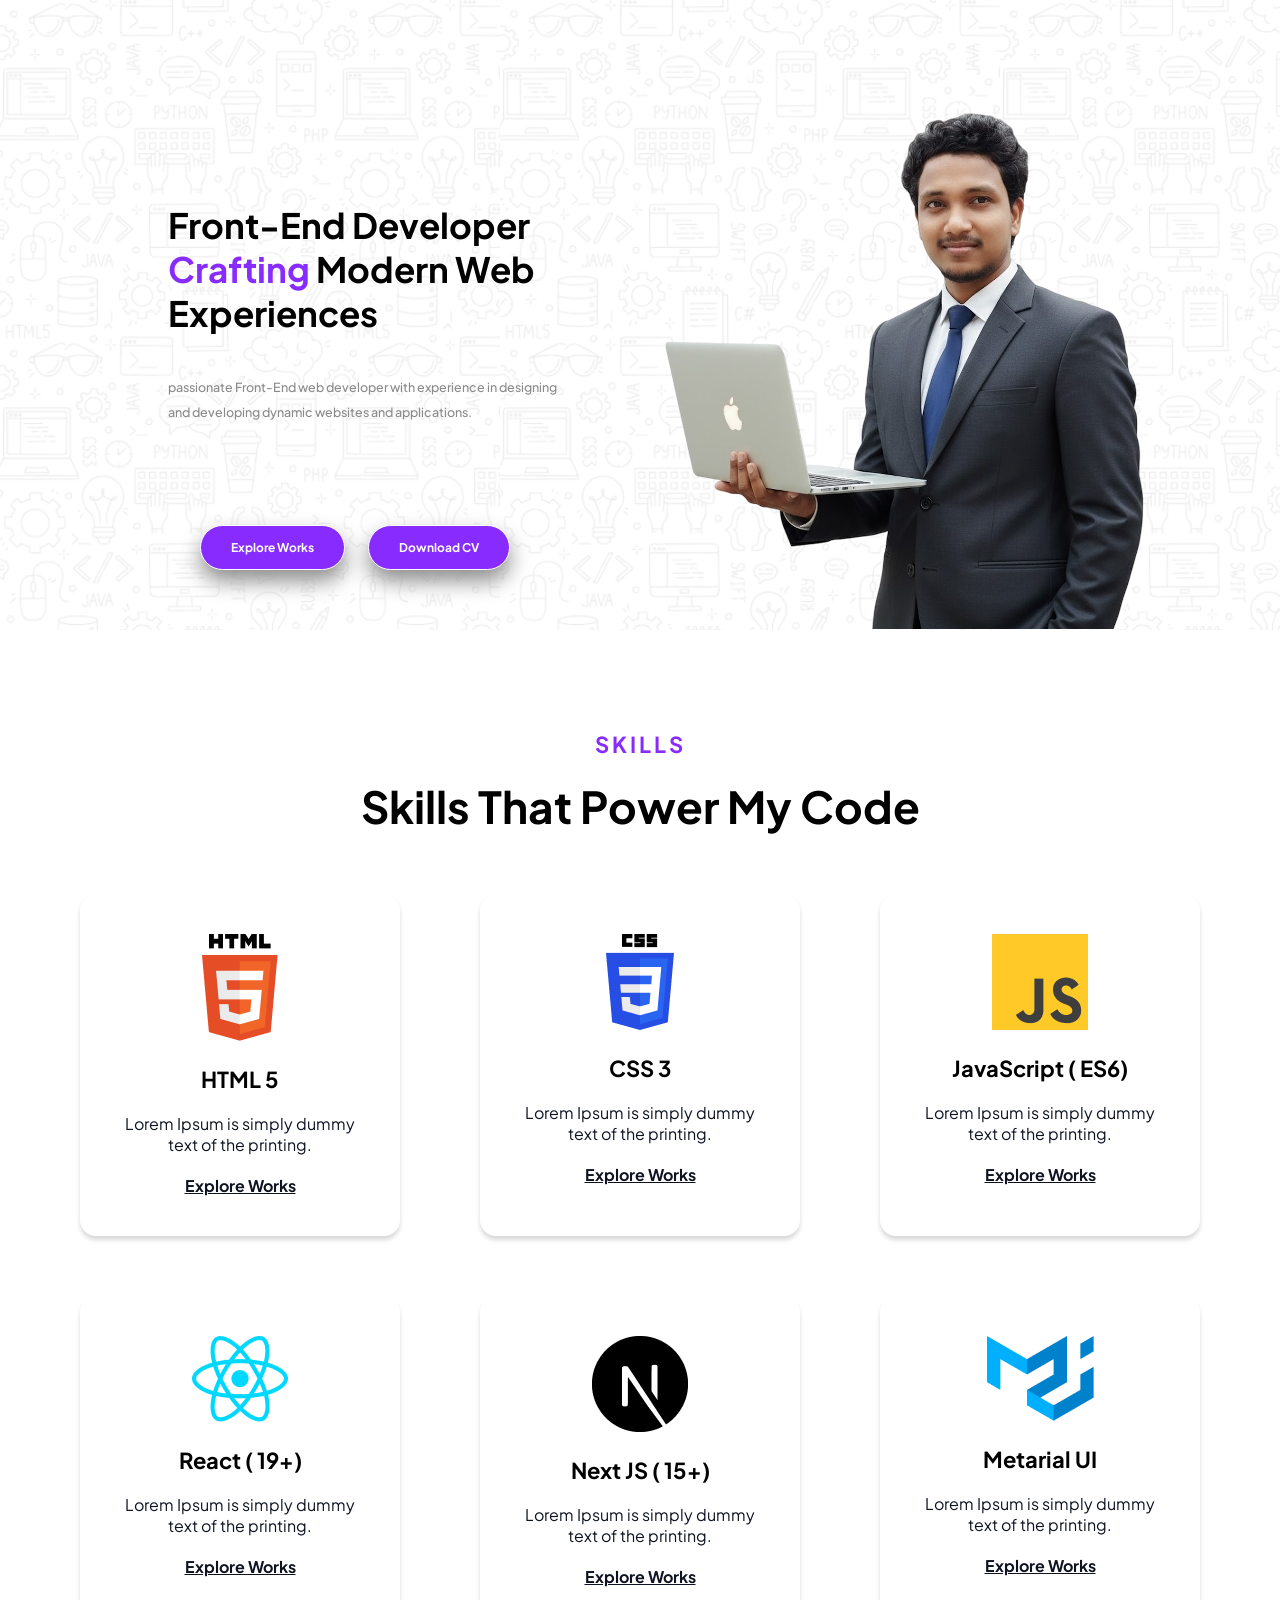
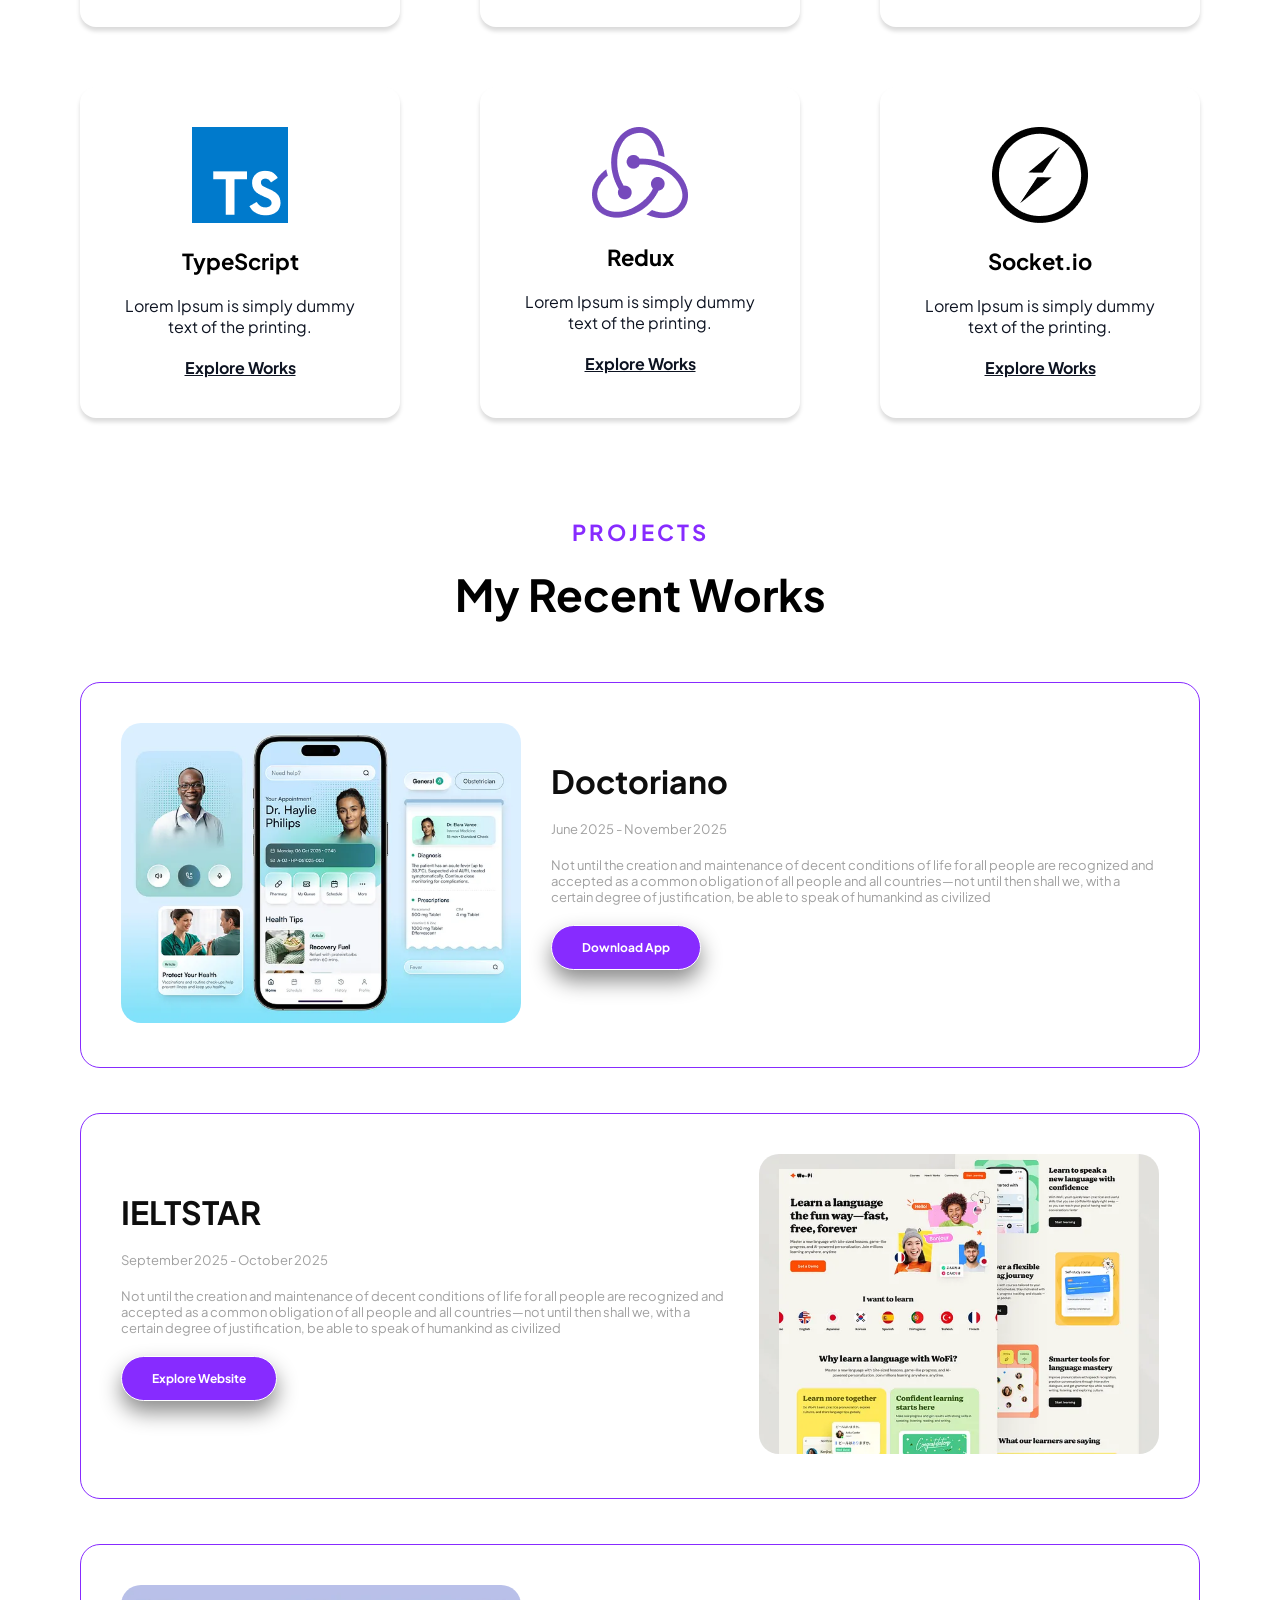
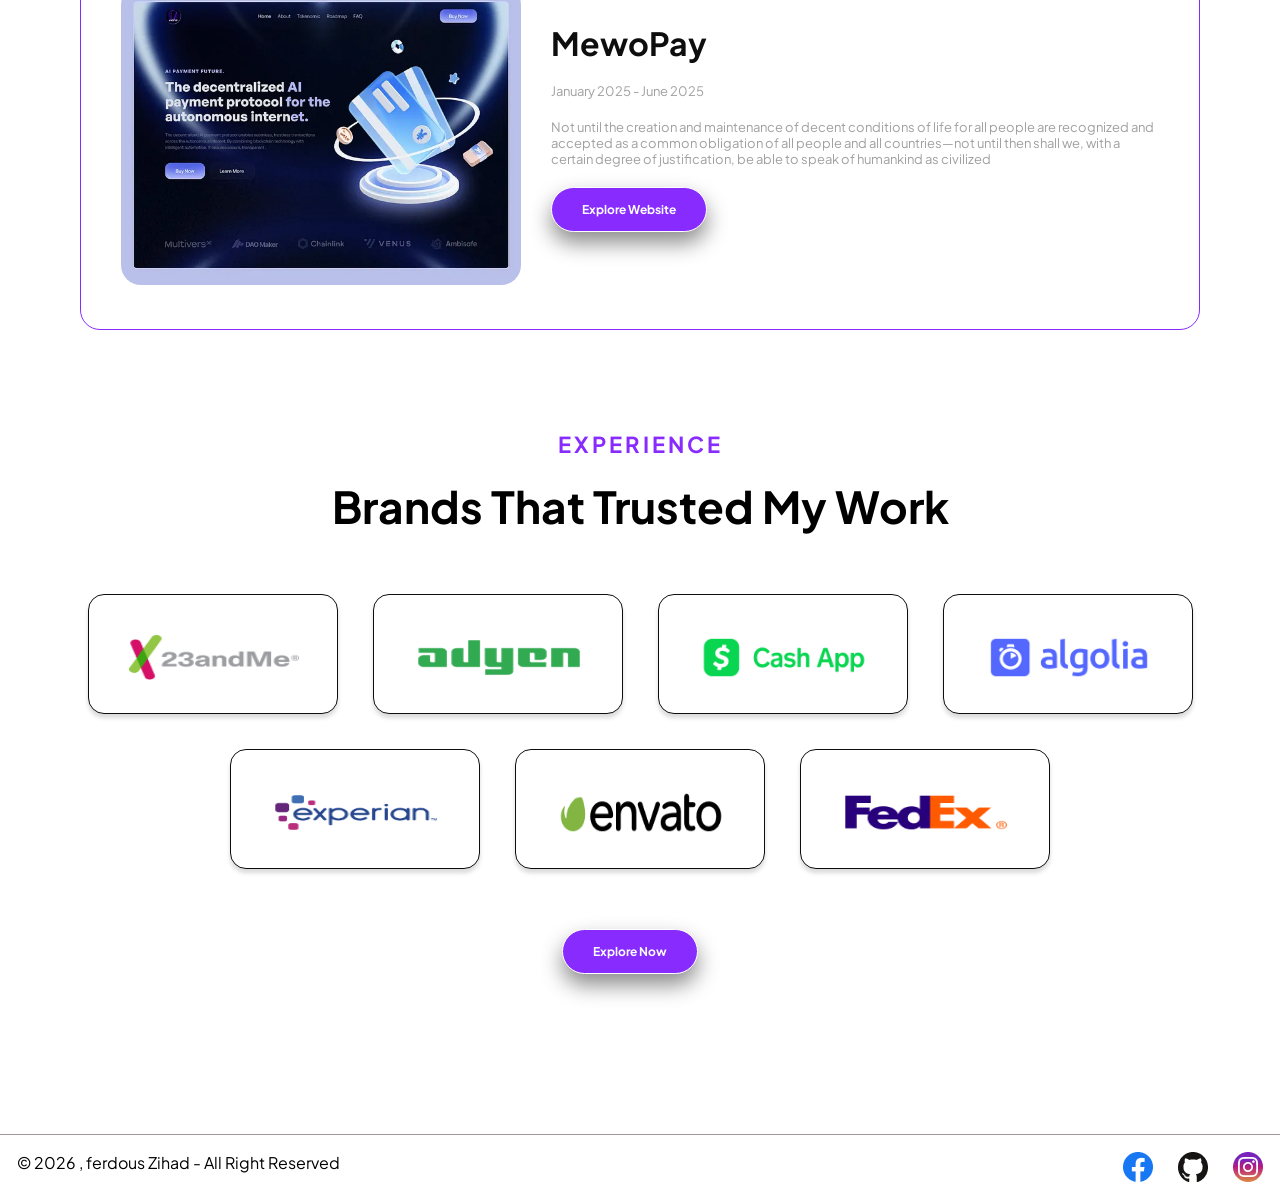
<file: index.html>
<!DOCTYPE html>
<html lang="en">

<head>
    <meta charset="UTF-8">
    <meta name="viewport" content="width=device-width, initial-scale=1.0">
    <title>My First Portfolio</title>
    <link rel="shortcut icon" href="assets/icons8-moleskine-60.png" type="image/x-icon">
    <link rel="stylesheet" href="hero_style.css">
    <link rel="preconnect" href="https://fonts.googleapis.com">
    <link rel="preconnect" href="https://fonts.gstatic.com" crossorigin>
    <link
        href="https://fonts.googleapis.com/css2?family=Plus+Jakarta+Sans:ital,wght@0,200..800;1,200..800&family=Poppins:ital,wght@0,100;0,200;0,300;0,400;0,500;0,600;0,700;0,800;0,900;1,100;1,200;1,300;1,400;1,500;1,600;1,700;1,800;1,900&display=swap"
        rel="stylesheet">

</head>

<body>
    <!--hero section-->
    <div id="hero">
        <div id="hero-container" class="container">
            <div id="hero-content">
                <h1>Front-End Developer
                    <span class="imp">Crafting</span> Modern Web Experiences
                </h1>
                <p>passionate Front-End web developer with experience in designing and developing dynamic websites and
                    applications.</p>
                <div class="hero-button">
                    <button class="btn">Explore Works</button>
                    <button class="btn">Download CV</button>
                </div>
            </div>
            <div id="hero-image">
                <img src="assets/me.png" alt="">
            </div>
        </div>
    </div>

    <!-- Skill section -->
    <div id="skill">
        <div id="skill-container" class="container">
            <div class="heading">
                <h4>SKILLS</h4>
                <h2>Skills That Power My Code</h2>
            </div>
            <div class="card-box">
                <div class="card">
                    <img src="assets/html.png" alt="">
                    <h3>HTML 5</h3>
                    <p>Lorem Ipsum is simply dummy text of the printing.</p>
                    <a href="">Explore Works</a>
                </div>

                <div class="card">
                    <img src="assets/css.png" alt="">
                    <h3>CSS 3</h3>
                    <p>Lorem Ipsum is simply dummy text of the printing.</p>
                    <a href="">Explore Works</a>
                </div>

                <div class="card">
                    <img src="assets/js.png" alt="">
                    <h3>JavaScript ( ES6)</h3>
                    <p>Lorem Ipsum is simply dummy text of the printing.</p>
                    <a href="">Explore Works</a>
                </div>
            </div>

            <div class="card-box">
                <div class="card">
                    <img src="assets/react.png" alt="">
                    <h3>React ( 19+)</h3>
                    <p>Lorem Ipsum is simply dummy text of the printing.</p>
                    <a href="">Explore Works</a>
                </div>

                <div class="card">
                    <img src="assets/next.png" alt="">
                    <h3>Next JS ( 15+)</h3>
                    <p>Lorem Ipsum is simply dummy text of the printing.</p>
                    <a href="">Explore Works</a>
                </div>

                <div class="card">
                    <img src="assets/mui.png" alt="">
                    <h3>Metarial UI</h3>
                    <p>Lorem Ipsum is simply dummy text of the printing.</p>
                    <a href="">Explore Works</a>
                </div>
            </div>

            <div class="card-box">
                <div class="card">
                    <img src="assets/typescript.png" alt="">
                    <h3>TypeScript</h3>
                    <p>Lorem Ipsum is simply dummy text of the printing.</p>
                    <a href="">Explore Works</a>
                </div>

                <div class="card">
                    <img src="assets/redux.png" alt="">
                    <h3>Redux</h3>
                    <p>Lorem Ipsum is simply dummy text of the printing.</p>
                    <a href="">Explore Works</a>
                </div>

                <div class="card">
                    <img src="assets/socket.png" alt="">
                    <h3>Socket.io</h3>
                    <p>Lorem Ipsum is simply dummy text of the printing.</p>
                    <a href="">Explore Works</a>
                </div>
            </div>

        </div>
    </div>

    <div id="projects">
        <div id="projects-container" class="container">
            <div class="heading">
                <h4>PROJECTS</h4>
                <h2>My Recent Works</h2>
            </div>

            <div id="project-box">
                <div class="project-card">
                    <div class="project-img">
                        <img src="assets/project-doctoriano.png" alt="">
                    </div>
                    <div class="project-content">
                        <h3>Doctoriano</h3>
                        <p>June 2025 - November 2025</p>
                        <p>
                            Not until the creation and maintenance of decent conditions of life for all people are
                            recognized and accepted as a
                            common obligation of all people and all countries—not until then shall we,
                            with a certain degree of justification, be able to speak of humankind as civilized
                        </p>
                        <button class="btn">Download App</button>
                    </div>
                </div>

                <div class="project-card">
                    <div class="project-content">
                        <h3>IELTSTAR</h3>
                        <p>September 2025 - October 2025</p>
                        <p>Not until the creation and maintenance of decent conditions of life for all people are
                            recognized and accepted as a
                            common obligation of all people and all countries—not until then shall we,
                            with a certain degree of justification, be able to speak of humankind as civilized</p>
                        <button class="btn">Explore Website</button>
                    </div>
                    <div class="project-img">
                        <img src="assets/project-ieltstar.png" alt="">
                    </div>
                </div>

                <div class="project-card">
                    <div class="project-img">
                        <img src="assets/project-mewopay.png" alt="">
                    </div>
                    <div class="project-content">
                        <h3>MewoPay</h3>
                        <p>January 2025 - June 2025</p>
                        <p>Not until the creation and maintenance of decent conditions of life for all people are
                            recognized and accepted as a
                            common obligation of all people and all countries—not until then shall we,
                            with a certain degree of justification, be able to speak of humankind as civilized</p>
                        <button class="btn">Explore Website</button>
                    </div>

                </div>
            </div>
        </div>
    </div>


    <div id="experiance">
        <div id="experiance-container" class="container">
            <div class="heading">
                <h4>EXPERIENCE</h4>
                <h2>Brands That Trusted My Work</h2>
            </div>
            <div class="company-card">
                <div class="Brands">
                    <img src="assets/brands-1.png" alt="">
                </div>

                <div class="Brands">
                    <img src="assets/brands-2.png" alt="">
                </div>

                <div class="Brands">
                    <img src="assets/brands-3.png" alt="">
                </div>

                <div class="Brands">
                    <img src="assets/brands-4.png" alt="">
                </div>

                <div class="Brands">
                    <img src="assets/brands-5.png" alt="">
                </div>

                <div class="Brands">
                    <img src="assets/brands-6.png" alt="">
                </div>

                <div class="Brands">
                    <img src="assets/brands-7.png" alt="">
                </div>
            </div>

            <div class="hero-button">
                <button class="btn">Explore Now</button>
            </div>

        </div>
    </div>

    <div id="footer">
        <div id="footer-container" class="container">
            <div class="footer-text">
                <p>© 2026 , ferdous Zihad - All Right Reserved</p>
            </div>
            <div class="media">
                <div class="type">
                    <img src="assets/icon-fb.png" alt="">
                </div>
                <div class="type">
                    <img src="assets/icon-github.png" alt="">
                </div>
                <div class="type">
                    <img src="assets/icon-instagram.png" alt="">
                </div>
            </div>
        </div>
    </div>
</body>

</html>
</file>
<file: hero_style.css>
* {
    margin: 0;
    padding: 0;
    box-sizing: border-box;
    font-family: "Plus Jakarta Sans", sans-serif;
}

body {
    background: FFFEFA;
}

/*common class*/
.btn {
    background: #872BFF;
    padding: 14px 30px;
    font-size: 12px;
    border: 1.7px solid;
    border-radius: 30px;
    font-weight: bold;
    color: white;
    box-shadow: 0 11px 21px #8C8C8C;
    cursor: pointer;
    margin-right: 20px;
    transition: all .7s;
}

.btn:hover {
    background: white;
    color: #872BFF;
}

.container {
    width: 87.5%;
    margin: 0 auto;
}

.heading {
    margin-bottom: 60px;
    text-align: center;
}

.heading h4 {
    font-size: 22px;
    letter-spacing: 3px;
    color: #872BFF;
    font-weight: bold;
    margin-bottom: 20px;
}

.heading h2 {
    font-size: 44px;
}

.card-box {
    display: flex;
    justify-content: space-between;
    gap: 30px;
    margin-bottom: 60px;
}

.card {
    background-color: white;
    /*border: 1px solid;*/
    padding: 40px;
    text-align: center;
    width: 320px;
    box-shadow: 0 4px 4px #00000025;
    border-radius: 16px;
}

.card * {
    margin-bottom: 20px;
}

.card h3 {
    font-size: 22px;
    font-weight: bolder;
}

.card p {
    font-size: 16px;
    color: #0D1321;
}

.card a {
    color: #0D1321;
    font-weight: bold;
}

/*projects section*/

#projects,
#skill,
#experiance {
    margin-bottom: 100px;
}

.project-card {
    background: #FFFFFF;
    display: flex;
    gap: 30px;
    border: 1px solid #872BFF;
    border-radius: 20px;
    align-items: center;
    margin-bottom: 45px;
    padding: 40px;
}

.project-img img {
    /*height: 300px;*/
    width: 400px;
    border-radius: 20px;
}

.project-content h3 {
    font-size: 32px;
    font-weight: bold;
    color: #0E0E0E;
}

.project-content p {
    font-size: 13px;
    color: #0E0E0E65;
}

.project-content * {
    margin-bottom: 20px;
}


#hero {
    padding: 100px;
    background: url("assets/Hero-bg.png");
    height: 630px;
    background-size: 500px;
    margin-bottom: 100px;
    /*-color: aqua;*/
}

#hero-container {
    display: flex;
    align-items: center;
    justify-content: space-between;
    gap: 40px;
    width: 87.5%;
    /* background-color: blanchedalmond;*/
    margin: 0 auto;
}

#hero-content {
    padding-bottom: 120px;
}

#hero-content h1 {
    font-size: 35px;
    margin-bottom: 40px;
}

#hero-content h1 span {
    color: #872BFF;
}

#hero-content p {
    font-size: 12.5px;
    color: #8A8A8A;
    font-weight: 500;
    line-height: 25px;
    margin-bottom: 40px;
}

#hero-image {
    width: 510px;

    align-items: center;
}

#hero-image img {
    margin-bottom: 100px;
    padding-bottom: 120px;
}

.Brands {
    width: 250px;
    height: 120px;
    padding: 40px;
    background: #FFFFFF;
    border: 1px solid #0E0E0E;
    border-radius: 16px;
    box-shadow: 0 4px 4px #00000025;
}

.Brands img {
    width: 170px;
    height: 45px;
}

.company-card {
    display: flex;
    justify-content: center;
    gap: 35px;
    flex-wrap: wrap;
}

.hero-button {
    text-align: center;
    padding: 60px 0;
}

#footer-container {
    display: flex;
    justify-content: space-between;
}

.media {
    display: flex;
    gap: 25px;
}

#footer-container {
    border-top: 1.5px solid #59484890;
    box-shadow: 5px 5px black;
    width: 100%;
    text-align: center;
    margin: auto 0;
    padding: 17px 17px;
}

/*responsiveness*/

/*laptop 1025px-1200px*/
@media screen and (max-width:1200px) {
    #hero-content {
        margin-bottom: 25px;
    }

    #hero-content h1 {
        font-size: 30px;
        margin-bottom: 20px;
    }

    #hero-content p {
        margin-bottom: 0;
    }

    .hero-button {
        display: flex;
        flex-direction: column;
        gap: 20px;
        margin-bottom: 40px;
    }

    #hero-image {
        margin-bottom: 215px;
    }
}


/*tablet device 769px-1024px*/
@media screen and (max-width:1024px) {
    #hero-container {
        flex-direction: column;
        text-align: center;
        align-items: center;
    }

    #hero-content {
        margin: 2px 0;
    }

    #hero-content h1 {
        font-size: 25px;
        padding: 0px 0;
        margin-bottom: 10px;
    }

    #hero-content p {
        padding: 0;
    }

    .hero-button {
        flex-direction: row;
        justify-content: center;
        margin-bottom: 0;
        padding-bottom: 0;
    }

    #hero-image {
        margin-top: 0;
        padding-top: 0;
    }

    #hero-image img {
        width: 320px;
        align-items: center;
        margin-top: 0;
        padding-top: 0;
    }

    #hero {
        height: 770px;
    }

    #projects,
    #skill,
    #experiance {
        text-align: center;
        align-items: center;
    }
}


/*android device landscape 569px-768px*/
@media screen and (max-width:768px) {
    .heading h2 {
        font-size: 32px;
    }

}

/*android device portait 320px-568px*/
@media screen and (mqx-width:568px) {
    #hero {
        width: 100%;
        height: 770px;
        background-size: 100%;
    }

    .container {
        align-items: center;
        text-align: center;
        /*width: 100%;*/
        margin: 0 auto;
    }

    .heading h2 {
        font-size: 32px;
    }

    #hero-image img {
        width: 100%;
        align-items: center;
    }

    #projects,
    #skill,
    #experiance {
        text-align: center;
        align-items: center;
    }
}
</file>
